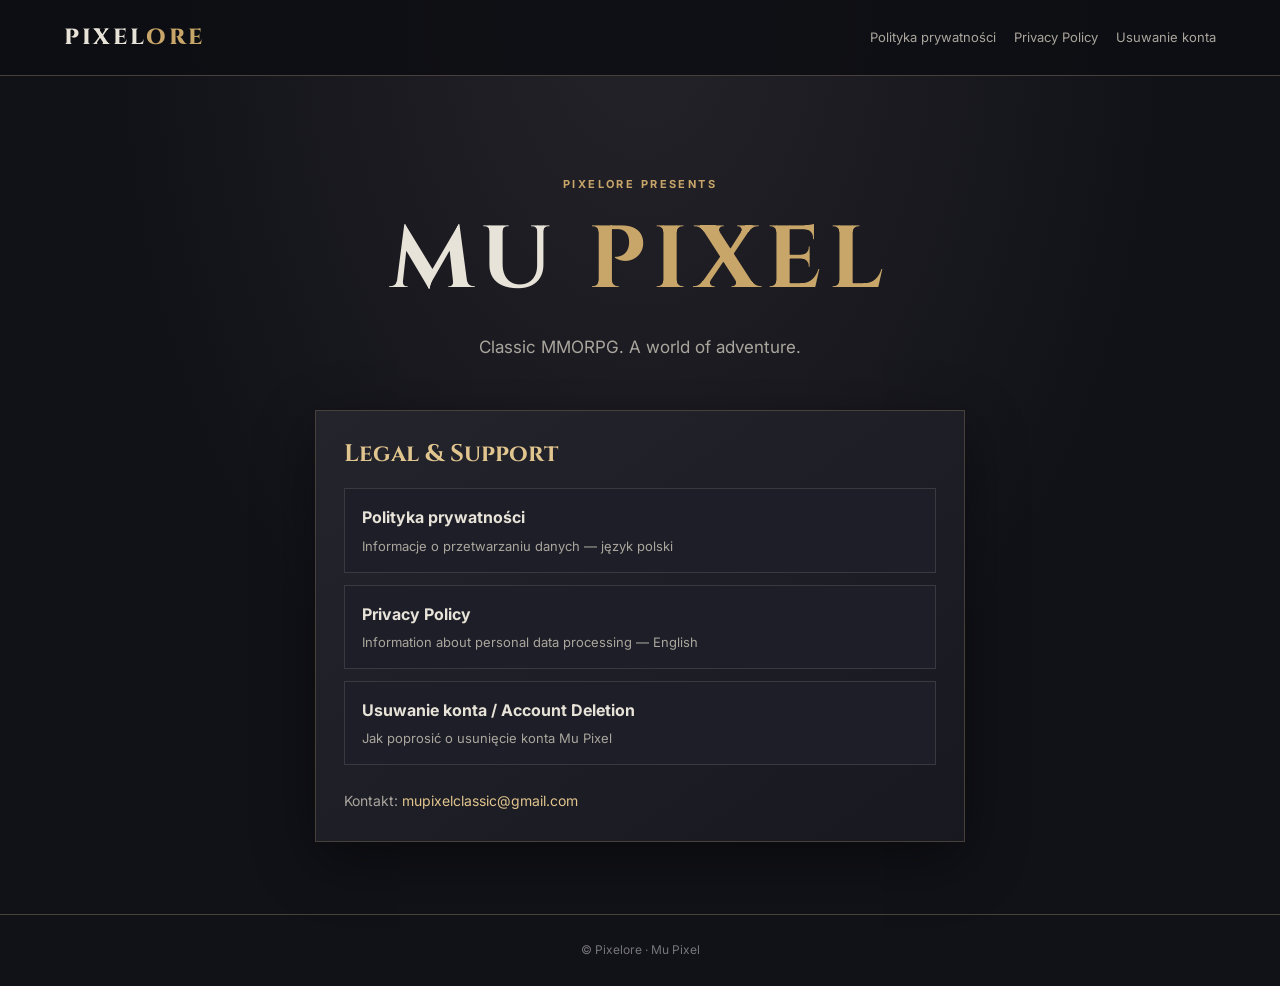
<file: index.html>
<!doctype html>
<html lang="en">
<head>
  <meta charset="utf-8">
  <meta name="viewport" content="width=device-width, initial-scale=1">
  <meta name="description" content="Official website and legal information for Mu Pixel by Pixelore.">
  <title>Mu Pixel — Pixelore</title>
  <link rel="stylesheet" href="assets/style.css">
</head>
<body>
<header class="site-header">
  <a class="brand" href="index.html">PIXEL<span>ORE</span></a>
  <nav aria-label="Main navigation">
    <a href="privacy-policy.html">Polityka prywatności</a>
    <a href="privacy-policy-en.html">Privacy Policy</a>
    <a href="delete-account.html">Usuwanie konta</a>
  </nav>
</header>
<main class="hero">
  <p class="eyebrow">PIXELORE PRESENTS</p>
  <h1>MU <span>PIXEL</span></h1>
  <p class="lead">Classic MMORPG. A world of adventure.</p>
  <div class="panel">
    <h2>Legal &amp; Support</h2>
    <div class="link-list">
      <a class="link-card" href="privacy-policy.html"><strong>Polityka prywatności</strong><span>Informacje o przetwarzaniu danych — język polski</span></a>
      <a class="link-card" href="privacy-policy-en.html"><strong>Privacy Policy</strong><span>Information about personal data processing — English</span></a>
      <a class="link-card" href="delete-account.html"><strong>Usuwanie konta / Account Deletion</strong><span>Jak poprosić o usunięcie konta Mu Pixel</span></a>
    </div>
    <p class="contact">Kontakt: <a href="mailto:mupixelclassic@gmail.com">mupixelclassic@gmail.com</a></p>
  </div>
</main>
<footer>© Pixelore · Mu Pixel</footer>
</body>
</html>
</file>
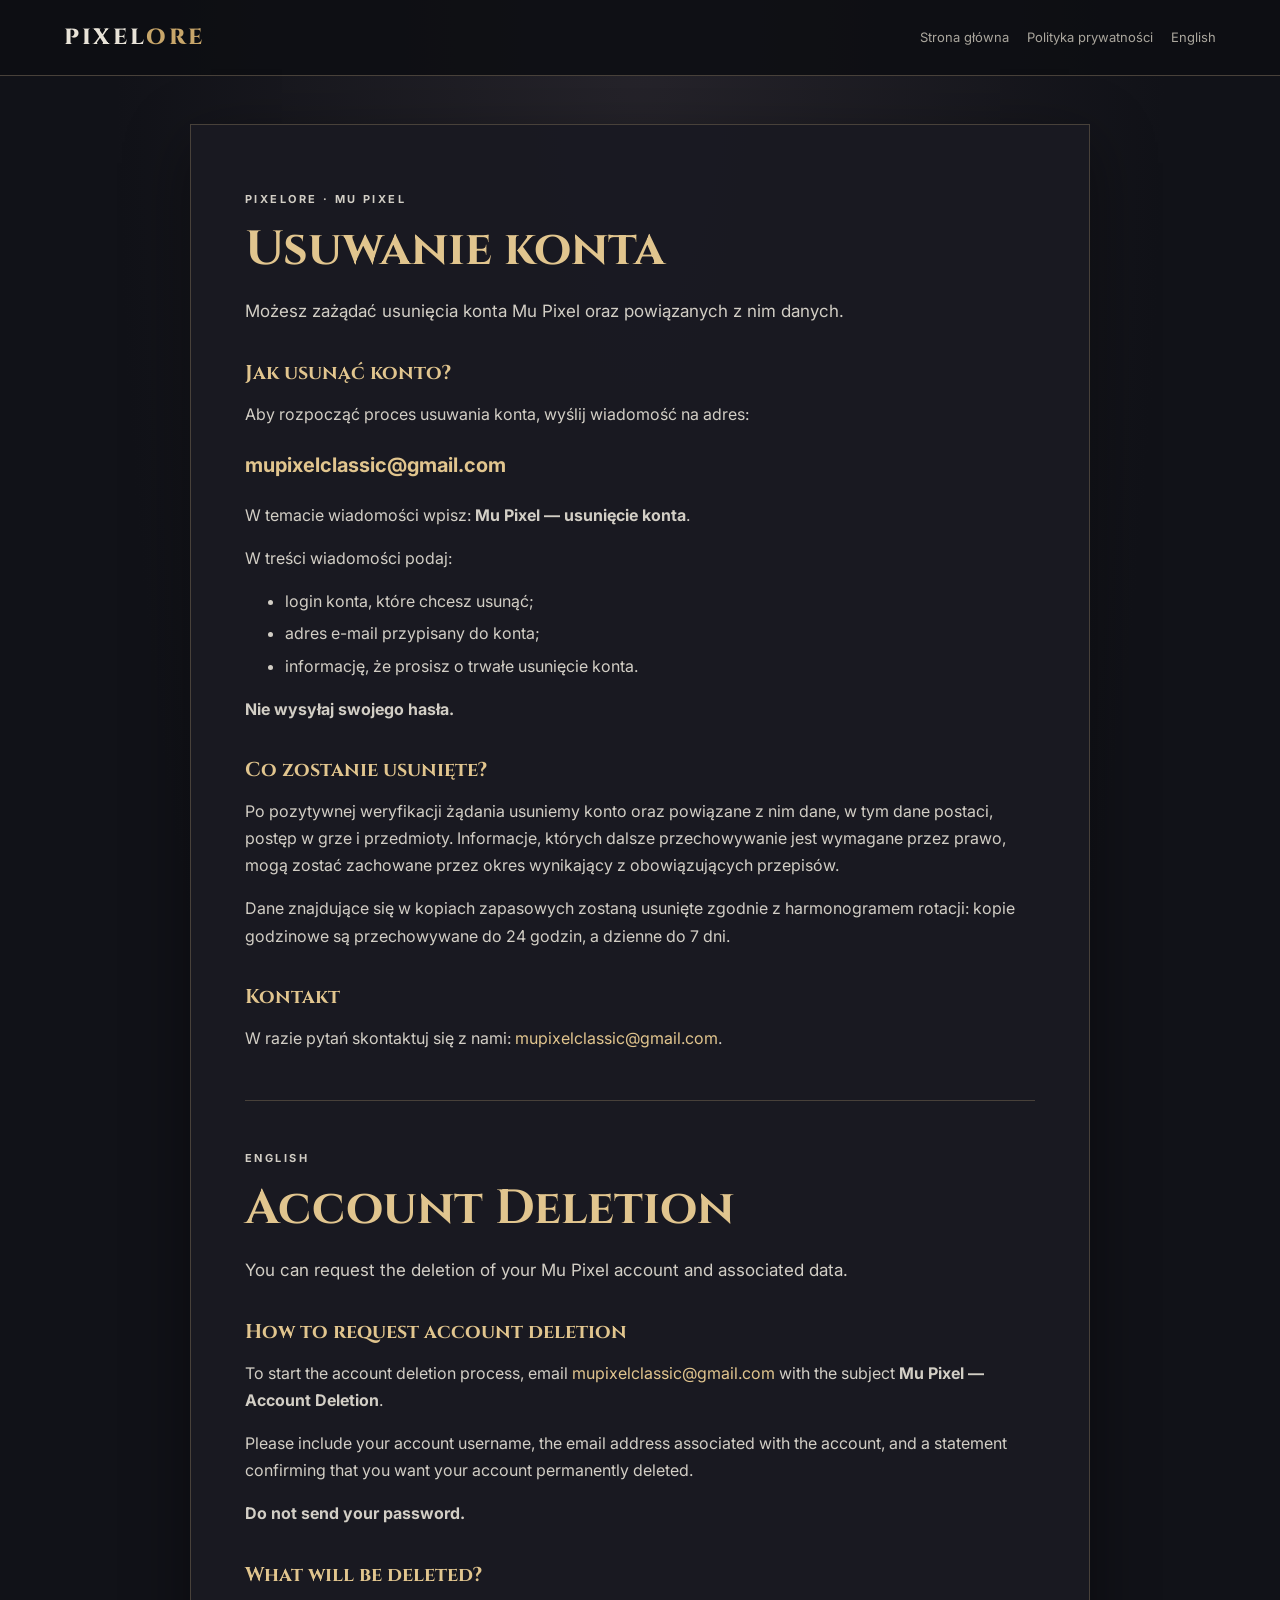
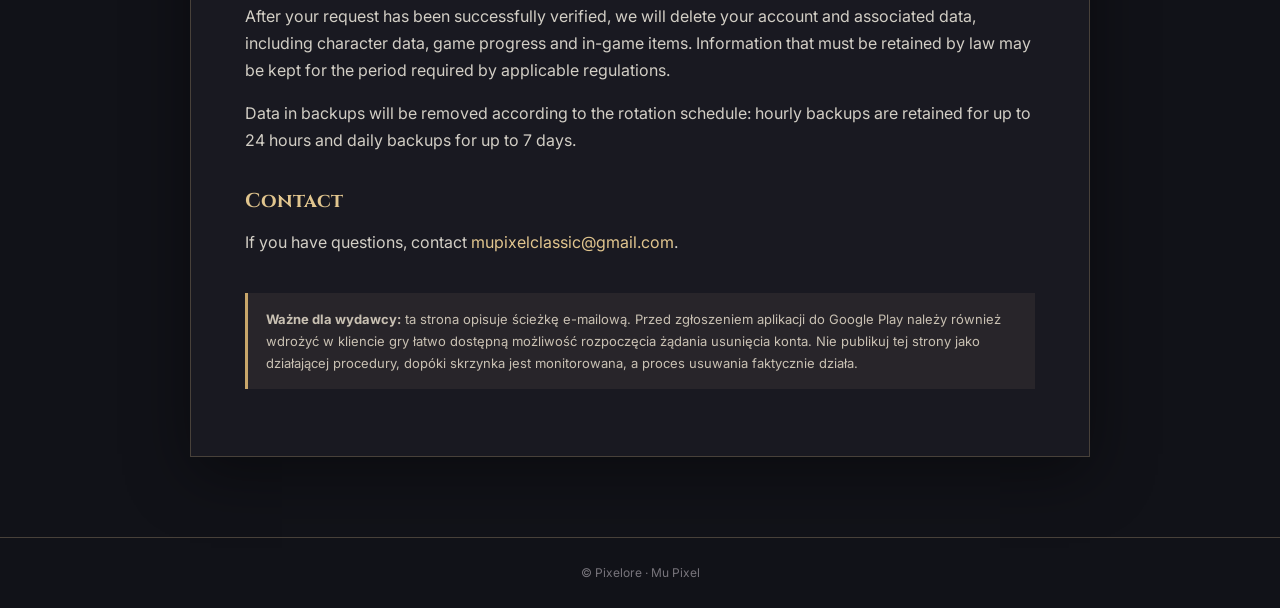
<file: delete-account.html>
<!doctype html>
<html lang="pl">
<head>
  <meta charset="utf-8">
  <meta name="viewport" content="width=device-width, initial-scale=1">
  <meta name="description" content="Jak zażądać usunięcia konta Mu Pixel.">
  <title>Usuwanie konta — Mu Pixel</title>
  <link rel="stylesheet" href="assets/style.css">
</head>
<body>
<header class="site-header"><a class="brand" href="index.html">PIXEL<span>ORE</span></a><nav><a href="index.html">Strona główna</a><a href="privacy-policy.html">Polityka prywatności</a><a href="#english">English</a></nav></header>
<main class="document">
  <p class="eyebrow">PIXELORE · MU PIXEL</p>
  <h1>Usuwanie konta</h1>
  <p class="lead">Możesz zażądać usunięcia konta Mu Pixel oraz powiązanych z nim danych.</p>
  <h2>Jak usunąć konto?</h2>
  <p>Aby rozpocząć proces usuwania konta, wyślij wiadomość na adres:</p>
  <p class="email"><a href="mailto:mupixelclassic@gmail.com?subject=Mu%20Pixel%20%E2%80%94%20usuni%C4%99cie%20konta">mupixelclassic@gmail.com</a></p>
  <p>W temacie wiadomości wpisz: <strong>Mu Pixel — usunięcie konta</strong>.</p>
  <p>W treści wiadomości podaj:</p>
  <ul><li>login konta, które chcesz usunąć;</li><li>adres e-mail przypisany do konta;</li><li>informację, że prosisz o trwałe usunięcie konta.</li></ul>
  <p><strong>Nie wysyłaj swojego hasła.</strong></p>
  <h2>Co zostanie usunięte?</h2>
  <p>Po pozytywnej weryfikacji żądania usuniemy konto oraz powiązane z nim dane, w tym dane postaci, postęp w grze i przedmioty. Informacje, których dalsze przechowywanie jest wymagane przez prawo, mogą zostać zachowane przez okres wynikający z obowiązujących przepisów.</p>
  <p>Dane znajdujące się w kopiach zapasowych zostaną usunięte zgodnie z harmonogramem rotacji: kopie godzinowe są przechowywane do 24 godzin, a dzienne do 7 dni.</p>
  <h2>Kontakt</h2>
  <p>W razie pytań skontaktuj się z nami: <a href="mailto:mupixelclassic@gmail.com">mupixelclassic@gmail.com</a>.</p>

  <hr>
  <section id="english">
    <p class="eyebrow">ENGLISH</p>
    <h1>Account Deletion</h1>
    <p class="lead">You can request the deletion of your Mu Pixel account and associated data.</p>
    <h2>How to request account deletion</h2>
    <p>To start the account deletion process, email <a href="mailto:mupixelclassic@gmail.com?subject=Mu%20Pixel%20%E2%80%94%20Account%20Deletion">mupixelclassic@gmail.com</a> with the subject <strong>Mu Pixel — Account Deletion</strong>.</p>
    <p>Please include your account username, the email address associated with the account, and a statement confirming that you want your account permanently deleted.</p>
    <p><strong>Do not send your password.</strong></p>
    <h2>What will be deleted?</h2>
    <p>After your request has been successfully verified, we will delete your account and associated data, including character data, game progress and in-game items. Information that must be retained by law may be kept for the period required by applicable regulations.</p>
    <p>Data in backups will be removed according to the rotation schedule: hourly backups are retained for up to 24 hours and daily backups for up to 7 days.</p>
    <h2>Contact</h2>
    <p>If you have questions, contact <a href="mailto:mupixelclassic@gmail.com">mupixelclassic@gmail.com</a>.</p>
  </section>
  <p class="notice"><strong>Ważne dla wydawcy:</strong> ta strona opisuje ścieżkę e-mailową. Przed zgłoszeniem aplikacji do Google Play należy również wdrożyć w kliencie gry łatwo dostępną możliwość rozpoczęcia żądania usunięcia konta. Nie publikuj tej strony jako działającej procedury, dopóki skrzynka jest monitorowana, a proces usuwania faktycznie działa.</p>
</main>
<footer>© Pixelore · Mu Pixel</footer>
</body>
</html>
</file>
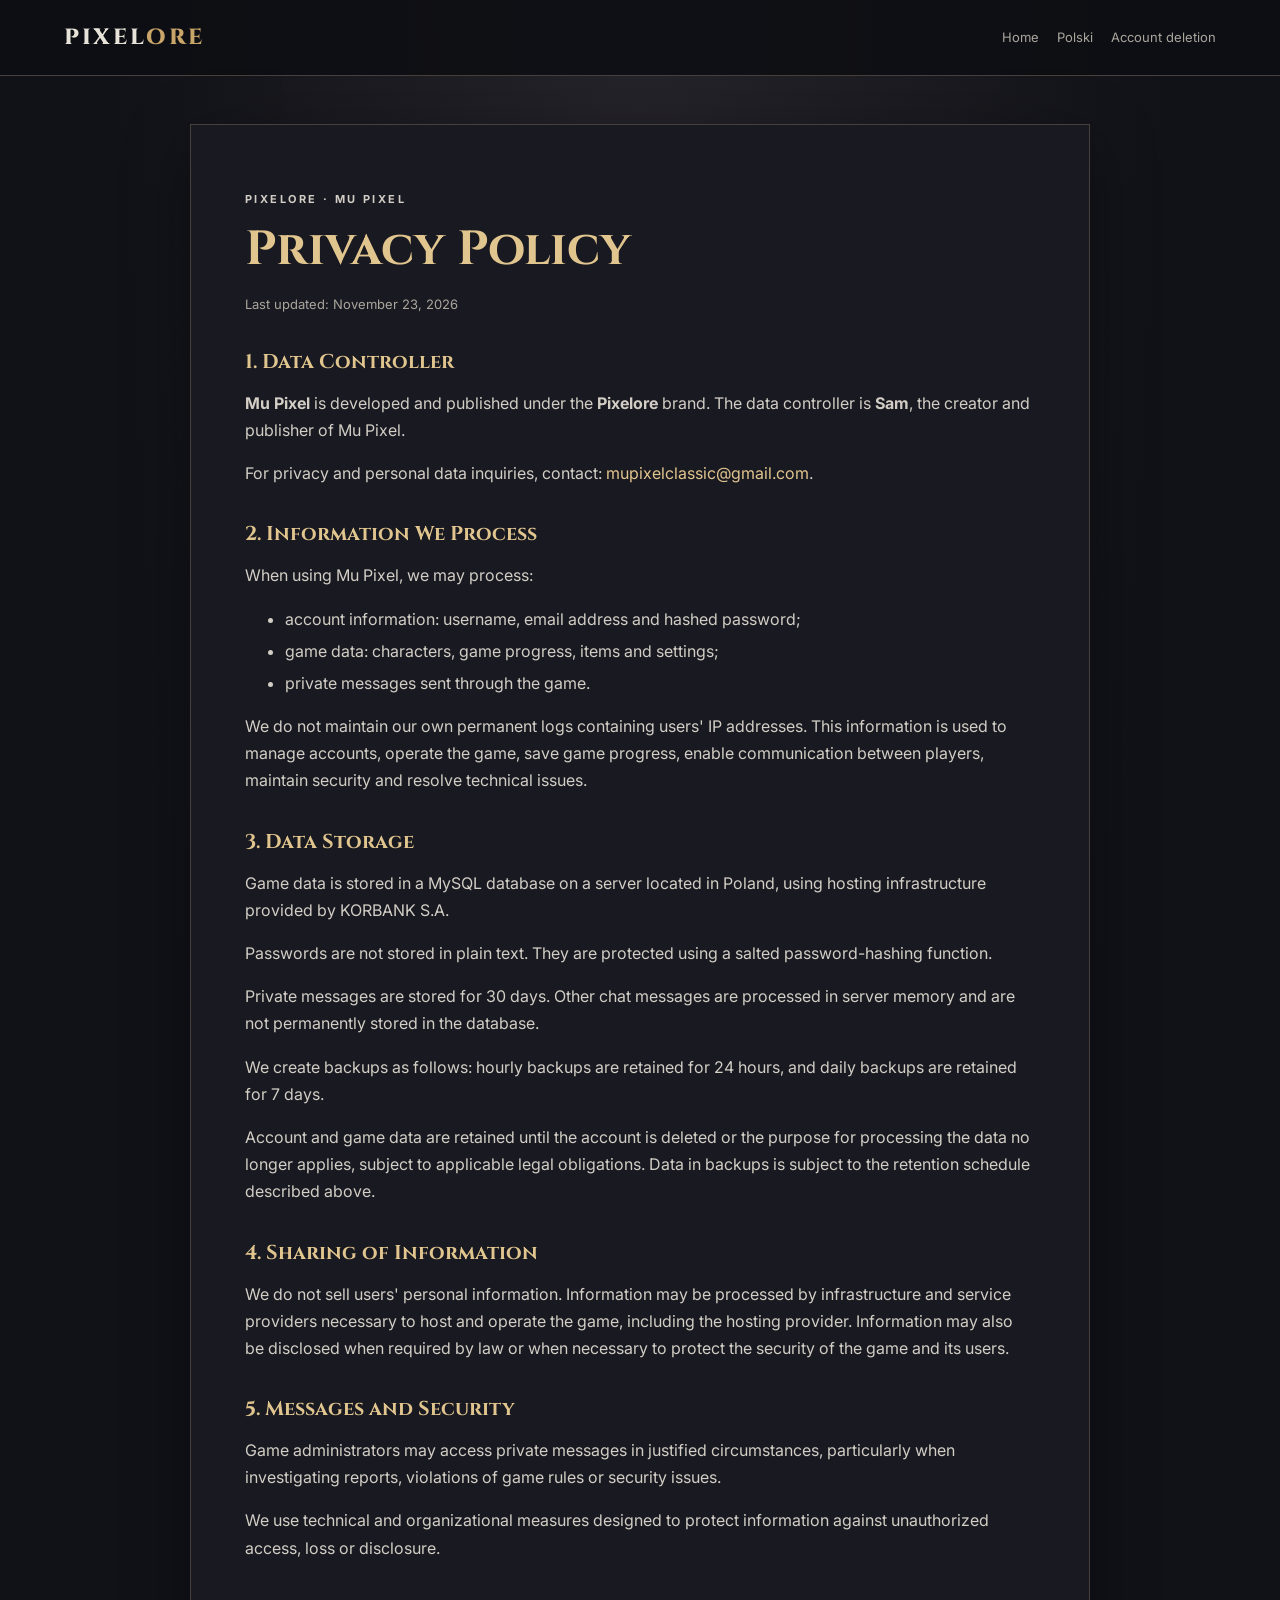
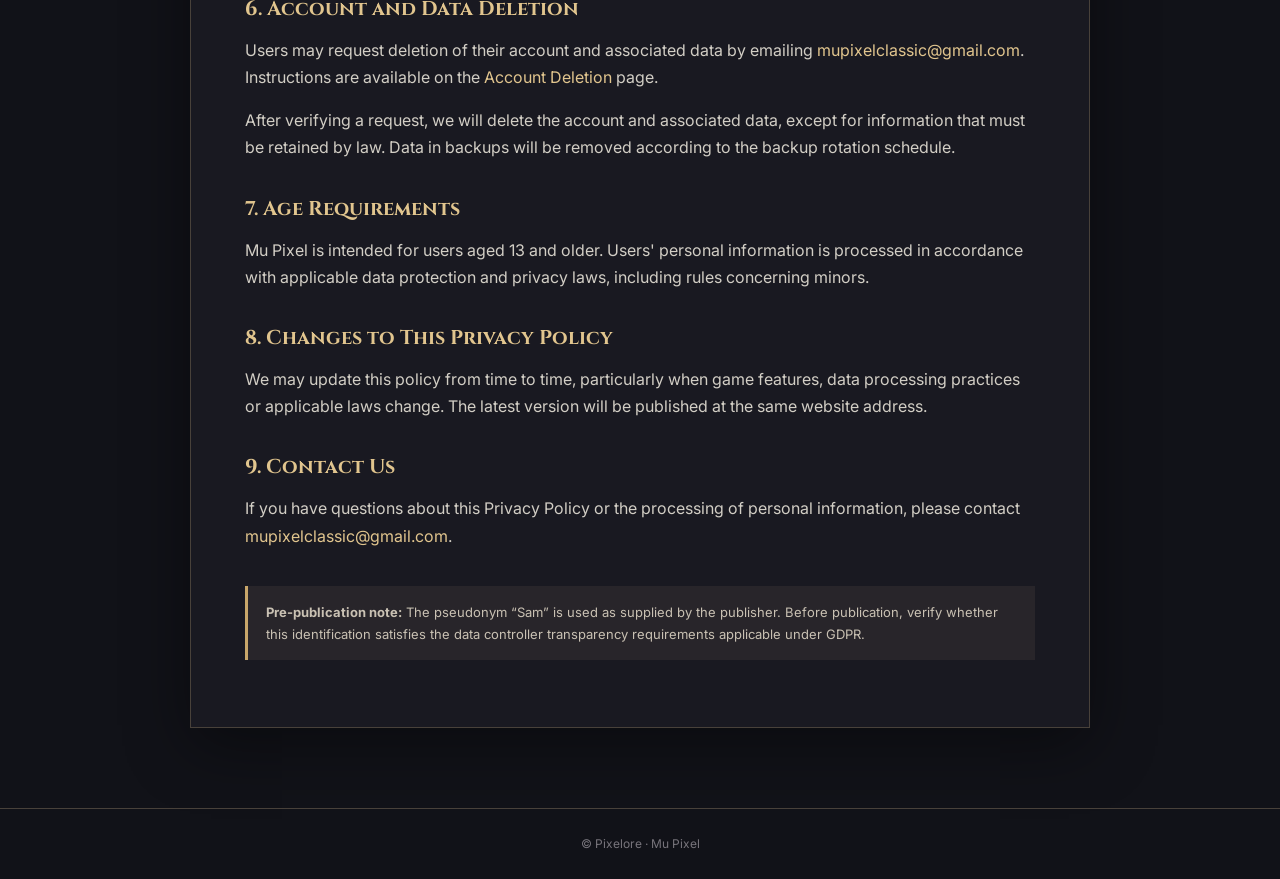
<file: privacy-policy-en.html>
<!doctype html>
<html lang="en">
<head>
  <meta charset="utf-8">
  <meta name="viewport" content="width=device-width, initial-scale=1">
  <meta name="description" content="Mu Pixel Privacy Policy.">
  <title>Privacy Policy — Mu Pixel</title>
  <link rel="stylesheet" href="assets/style.css">
</head>
<body>
<header class="site-header"><a class="brand" href="index.html">PIXEL<span>ORE</span></a><nav><a href="index.html">Home</a><a href="privacy-policy.html">Polski</a><a href="delete-account.html">Account deletion</a></nav></header>
<main class="document">
  <p class="eyebrow">PIXELORE · MU PIXEL</p>
  <h1>Privacy Policy</h1>
  <p class="updated">Last updated: November 23, 2026</p>

  <h2>1. Data Controller</h2>
  <p><strong>Mu Pixel</strong> is developed and published under the <strong>Pixelore</strong> brand. The data controller is <strong>Sam</strong>, the creator and publisher of Mu Pixel.</p>
  <p>For privacy and personal data inquiries, contact: <a href="mailto:mupixelclassic@gmail.com">mupixelclassic@gmail.com</a>.</p>

  <h2>2. Information We Process</h2>
  <p>When using Mu Pixel, we may process:</p>
  <ul>
    <li>account information: username, email address and hashed password;</li>
    <li>game data: characters, game progress, items and settings;</li>
    <li>private messages sent through the game.</li>
  </ul>
  <p>We do not maintain our own permanent logs containing users' IP addresses. This information is used to manage accounts, operate the game, save game progress, enable communication between players, maintain security and resolve technical issues.</p>

  <h2>3. Data Storage</h2>
  <p>Game data is stored in a MySQL database on a server located in Poland, using hosting infrastructure provided by KORBANK S.A.</p>
  <p>Passwords are not stored in plain text. They are protected using a salted password-hashing function.</p>
  <p>Private messages are stored for 30 days. Other chat messages are processed in server memory and are not permanently stored in the database.</p>
  <p>We create backups as follows: hourly backups are retained for 24 hours, and daily backups are retained for 7 days.</p>
  <p>Account and game data are retained until the account is deleted or the purpose for processing the data no longer applies, subject to applicable legal obligations. Data in backups is subject to the retention schedule described above.</p>

  <h2>4. Sharing of Information</h2>
  <p>We do not sell users' personal information. Information may be processed by infrastructure and service providers necessary to host and operate the game, including the hosting provider. Information may also be disclosed when required by law or when necessary to protect the security of the game and its users.</p>

  <h2>5. Messages and Security</h2>
  <p>Game administrators may access private messages in justified circumstances, particularly when investigating reports, violations of game rules or security issues.</p>
  <p>We use technical and organizational measures designed to protect information against unauthorized access, loss or disclosure.</p>

  <h2>6. Account and Data Deletion</h2>
  <p>Users may request deletion of their account and associated data by emailing <a href="mailto:mupixelclassic@gmail.com?subject=Mu%20Pixel%20%E2%80%94%20Account%20Deletion">mupixelclassic@gmail.com</a>. Instructions are available on the <a href="delete-account.html">Account Deletion</a> page.</p>
  <p>After verifying a request, we will delete the account and associated data, except for information that must be retained by law. Data in backups will be removed according to the backup rotation schedule.</p>

  <h2>7. Age Requirements</h2>
  <p>Mu Pixel is intended for users aged 13 and older. Users' personal information is processed in accordance with applicable data protection and privacy laws, including rules concerning minors.</p>

  <h2>8. Changes to This Privacy Policy</h2>
  <p>We may update this policy from time to time, particularly when game features, data processing practices or applicable laws change. The latest version will be published at the same website address.</p>

  <h2>9. Contact Us</h2>
  <p>If you have questions about this Privacy Policy or the processing of personal information, please contact <a href="mailto:mupixelclassic@gmail.com">mupixelclassic@gmail.com</a>.</p>
  <p class="notice"><strong>Pre-publication note:</strong> The pseudonym “Sam” is used as supplied by the publisher. Before publication, verify whether this identification satisfies the data controller transparency requirements applicable under GDPR.</p>
</main>
<footer>© Pixelore · Mu Pixel</footer>
</body>
</html>
</file>
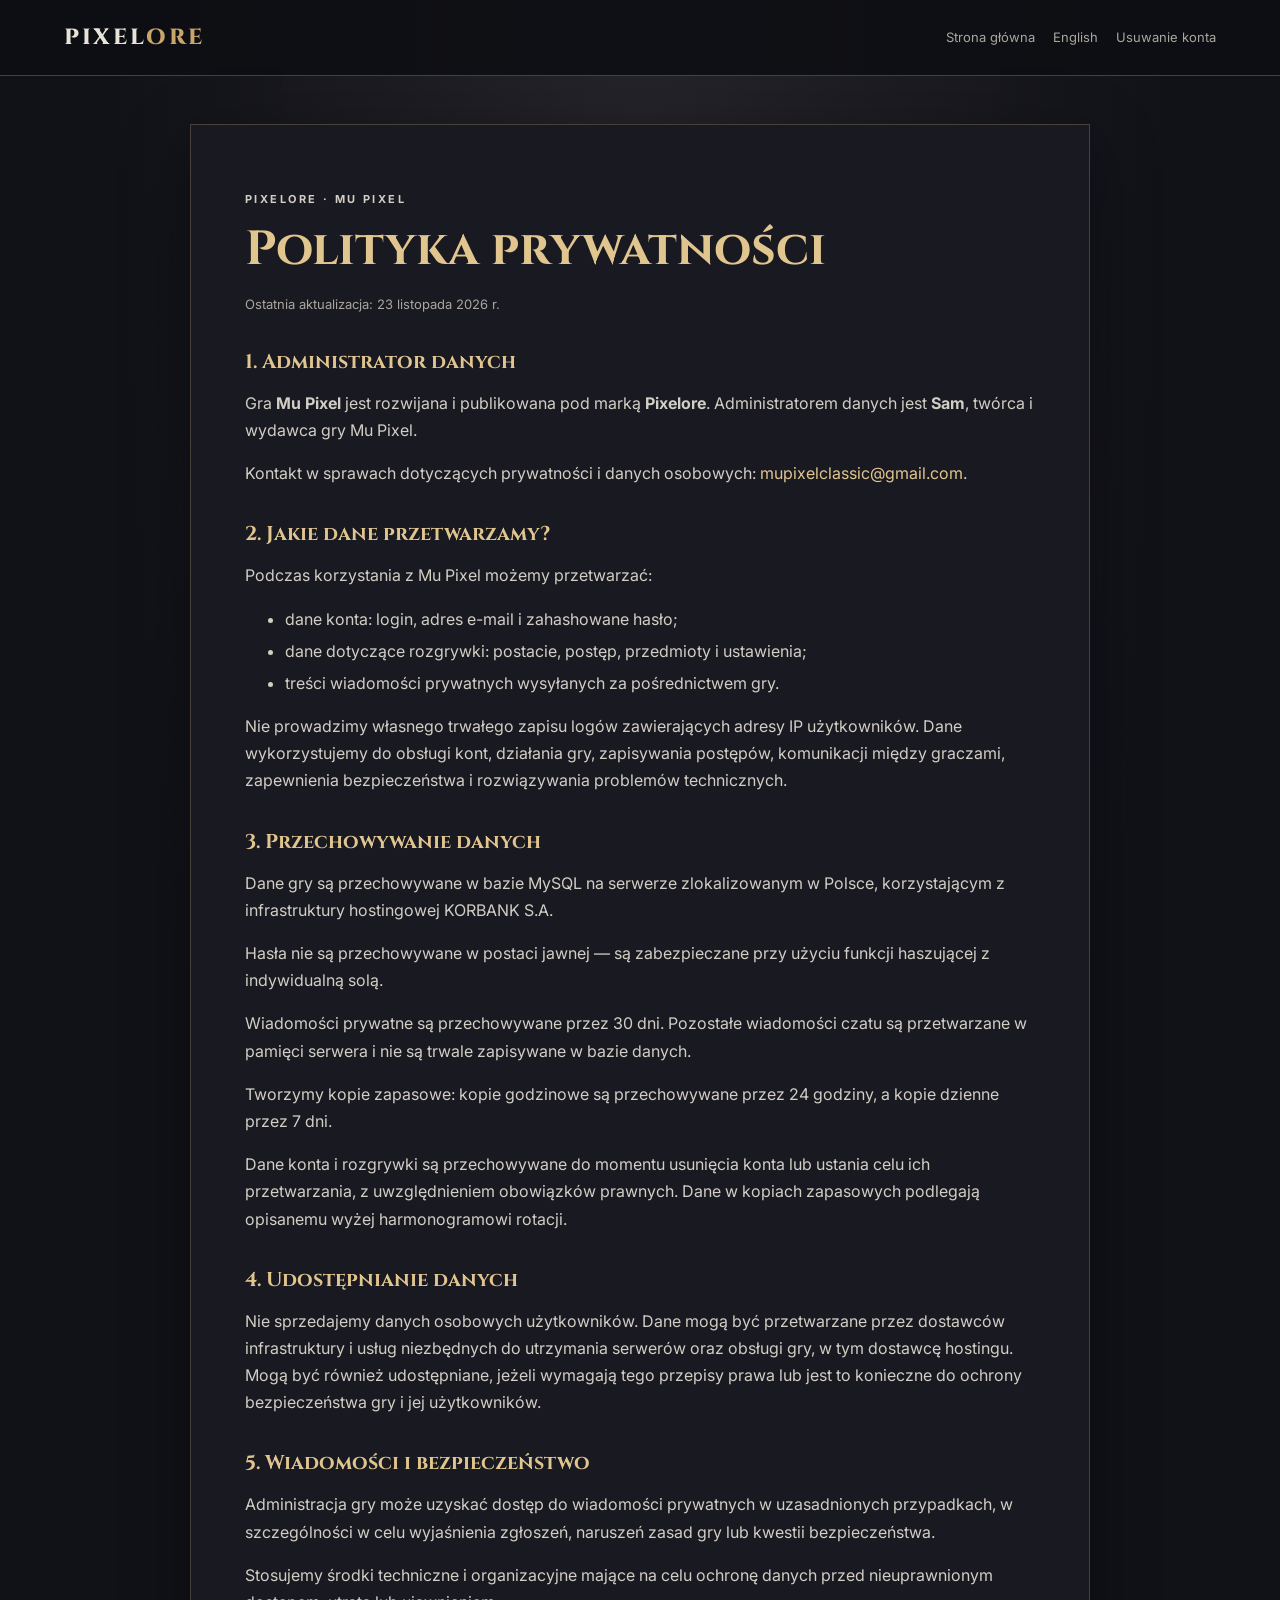
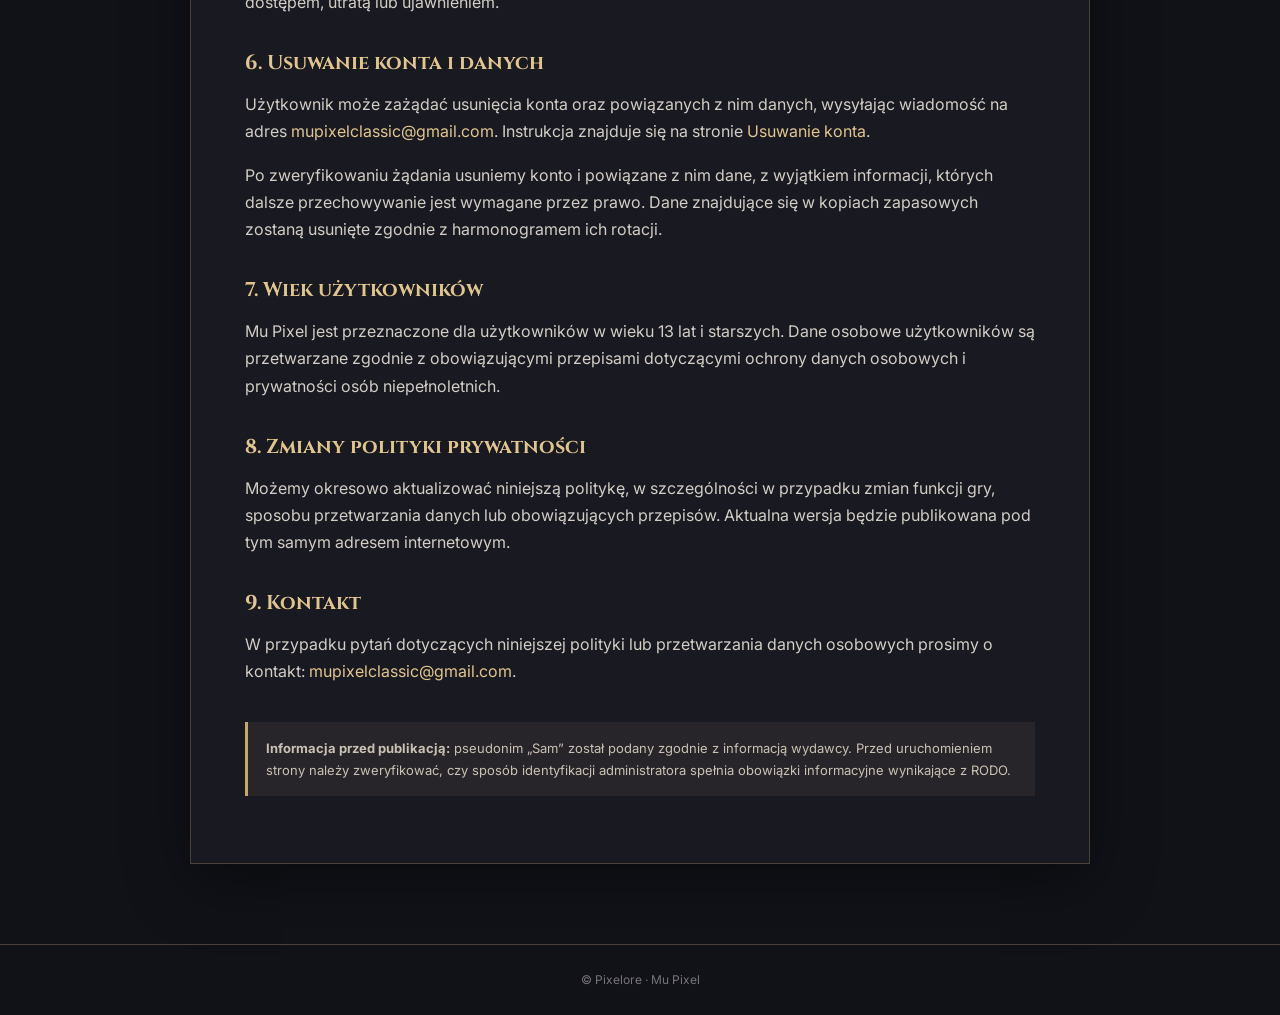
<file: privacy-policy.html>
<!doctype html>
<html lang="pl">
<head>
  <meta charset="utf-8">
  <meta name="viewport" content="width=device-width, initial-scale=1">
  <meta name="description" content="Polityka prywatności gry Mu Pixel.">
  <title>Polityka prywatności — Mu Pixel</title>
  <link rel="stylesheet" href="assets/style.css">
</head>
<body>
<header class="site-header"><a class="brand" href="index.html">PIXEL<span>ORE</span></a><nav><a href="index.html">Strona główna</a><a href="privacy-policy-en.html">English</a><a href="delete-account.html">Usuwanie konta</a></nav></header>
<main class="document">
  <p class="eyebrow">PIXELORE · MU PIXEL</p>
  <h1>Polityka prywatności</h1>
  <p class="updated">Ostatnia aktualizacja: 23 listopada 2026 r.</p>

  <h2>1. Administrator danych</h2>
  <p>Gra <strong>Mu Pixel</strong> jest rozwijana i publikowana pod marką <strong>Pixelore</strong>. Administratorem danych jest <strong>Sam</strong>, twórca i wydawca gry Mu Pixel.</p>
  <p>Kontakt w sprawach dotyczących prywatności i danych osobowych: <a href="mailto:mupixelclassic@gmail.com">mupixelclassic@gmail.com</a>.</p>

  <h2>2. Jakie dane przetwarzamy?</h2>
  <p>Podczas korzystania z Mu Pixel możemy przetwarzać:</p>
  <ul>
    <li>dane konta: login, adres e-mail i zahashowane hasło;</li>
    <li>dane dotyczące rozgrywki: postacie, postęp, przedmioty i ustawienia;</li>
    <li>treści wiadomości prywatnych wysyłanych za pośrednictwem gry.</li>
  </ul>
  <p>Nie prowadzimy własnego trwałego zapisu logów zawierających adresy IP użytkowników. Dane wykorzystujemy do obsługi kont, działania gry, zapisywania postępów, komunikacji między graczami, zapewnienia bezpieczeństwa i rozwiązywania problemów technicznych.</p>

  <h2>3. Przechowywanie danych</h2>
  <p>Dane gry są przechowywane w bazie MySQL na serwerze zlokalizowanym w Polsce, korzystającym z infrastruktury hostingowej KORBANK S.A.</p>
  <p>Hasła nie są przechowywane w postaci jawnej — są zabezpieczane przy użyciu funkcji haszującej z indywidualną solą.</p>
  <p>Wiadomości prywatne są przechowywane przez 30 dni. Pozostałe wiadomości czatu są przetwarzane w pamięci serwera i nie są trwale zapisywane w bazie danych.</p>
  <p>Tworzymy kopie zapasowe: kopie godzinowe są przechowywane przez 24 godziny, a kopie dzienne przez 7 dni.</p>
  <p>Dane konta i rozgrywki są przechowywane do momentu usunięcia konta lub ustania celu ich przetwarzania, z uwzględnieniem obowiązków prawnych. Dane w kopiach zapasowych podlegają opisanemu wyżej harmonogramowi rotacji.</p>

  <h2>4. Udostępnianie danych</h2>
  <p>Nie sprzedajemy danych osobowych użytkowników. Dane mogą być przetwarzane przez dostawców infrastruktury i usług niezbędnych do utrzymania serwerów oraz obsługi gry, w tym dostawcę hostingu. Mogą być również udostępniane, jeżeli wymagają tego przepisy prawa lub jest to konieczne do ochrony bezpieczeństwa gry i jej użytkowników.</p>

  <h2>5. Wiadomości i bezpieczeństwo</h2>
  <p>Administracja gry może uzyskać dostęp do wiadomości prywatnych w uzasadnionych przypadkach, w szczególności w celu wyjaśnienia zgłoszeń, naruszeń zasad gry lub kwestii bezpieczeństwa.</p>
  <p>Stosujemy środki techniczne i organizacyjne mające na celu ochronę danych przed nieuprawnionym dostępem, utratą lub ujawnieniem.</p>

  <h2>6. Usuwanie konta i danych</h2>
  <p>Użytkownik może zażądać usunięcia konta oraz powiązanych z nim danych, wysyłając wiadomość na adres <a href="mailto:mupixelclassic@gmail.com?subject=Mu%20Pixel%20%E2%80%94%20usuni%C4%99cie%20konta">mupixelclassic@gmail.com</a>. Instrukcja znajduje się na stronie <a href="delete-account.html">Usuwanie konta</a>.</p>
  <p>Po zweryfikowaniu żądania usuniemy konto i powiązane z nim dane, z wyjątkiem informacji, których dalsze przechowywanie jest wymagane przez prawo. Dane znajdujące się w kopiach zapasowych zostaną usunięte zgodnie z harmonogramem ich rotacji.</p>

  <h2>7. Wiek użytkowników</h2>
  <p>Mu Pixel jest przeznaczone dla użytkowników w wieku 13 lat i starszych. Dane osobowe użytkowników są przetwarzane zgodnie z obowiązującymi przepisami dotyczącymi ochrony danych osobowych i prywatności osób niepełnoletnich.</p>

  <h2>8. Zmiany polityki prywatności</h2>
  <p>Możemy okresowo aktualizować niniejszą politykę, w szczególności w przypadku zmian funkcji gry, sposobu przetwarzania danych lub obowiązujących przepisów. Aktualna wersja będzie publikowana pod tym samym adresem internetowym.</p>

  <h2>9. Kontakt</h2>
  <p>W przypadku pytań dotyczących niniejszej polityki lub przetwarzania danych osobowych prosimy o kontakt: <a href="mailto:mupixelclassic@gmail.com">mupixelclassic@gmail.com</a>.</p>
  <p class="notice"><strong>Informacja przed publikacją:</strong> pseudonim „Sam” został podany zgodnie z informacją wydawcy. Przed uruchomieniem strony należy zweryfikować, czy sposób identyfikacji administratora spełnia obowiązki informacyjne wynikające z RODO.</p>
</main>
<footer>© Pixelore · Mu Pixel</footer>
</body>
</html>
</file>
<file: assets/style.css>
@import url('https://fonts.googleapis.com/css2?family=Cinzel:wght@500;600;700;800&family=Inter:wght@400;500;600;700&display=swap');

:root {
  color-scheme: dark;
  --bg: #111218;
  --panel: #1b1c25;
  --panel-2: #23242e;
  --text: #e8e3d8;
  --muted: #aaa69d;
  --gold: #c8a66a;
  --gold-bright: #e1c58e;
  --line: #48413a;
}
* { box-sizing: border-box; }
html { scroll-behavior: smooth; }
body {
  margin: 0;
  background: radial-gradient(ellipse at top, #25232a 0, var(--bg) 58%);
  color: var(--text);
  font-family: Inter, system-ui, sans-serif;
  line-height: 1.7;
}
a { color: var(--gold-bright); text-decoration: none; }
a:hover { color: #fff0c8; text-decoration: underline; }
.site-header {
  min-height: 76px; padding: 18px max(5vw, 22px);
  display: flex; align-items: center; justify-content: space-between; gap: 24px;
  border-bottom: 1px solid var(--line); background: rgba(13,14,19,.88);
}
.brand { font: 800 22px Cinzel, serif; letter-spacing: .12em; color: var(--text); white-space: nowrap; }
.brand span, h1 span { color: var(--gold); }
nav { display: flex; flex-wrap: wrap; gap: 18px; font-size: 13px; }
nav a { color: var(--muted); }
.hero { max-width: 920px; margin: 0 auto; padding: 88px 24px 72px; text-align: center; }
.eyebrow { color: var(--gold); letter-spacing: .22em; font-size: 11px; font-weight: 700; }
h1, h2 { font-family: Cinzel, Georgia, serif; line-height: 1.25; }
.hero h1 { font-size: clamp(48px, 9vw, 88px); margin: 12px 0; letter-spacing: .08em; }
.lead { color: var(--muted); font-size: 17px; }
.panel { margin: 48px auto 0; max-width: 650px; padding: 28px; background: linear-gradient(145deg, #24242d, #171820); border: 1px solid var(--line); box-shadow: 0 18px 55px #0007; text-align: left; }
.panel h2 { color: var(--gold-bright); margin-top: 0; }
.link-list { display: grid; gap: 12px; }
.link-card { display: grid; gap: 3px; padding: 15px 17px; border: 1px solid #3b3940; background: #1d1e27; }
.link-card strong { color: var(--text); }
.link-card span { color: var(--muted); font-size: 13px; }
.contact { margin: 24px 0 0; color: var(--muted); font-size: 14px; }
.document { width: min(900px, calc(100% - 40px)); margin: 48px auto 80px; padding: clamp(24px, 5vw, 54px); background: rgba(25,26,34,.96); border: 1px solid var(--line); box-shadow: 0 18px 60px #0006; }
.document h1 { font-size: clamp(32px, 5vw, 48px); margin: 8px 0; color: var(--gold-bright); }
.document h2 { margin: 34px 0 10px; color: var(--gold-bright); font-size: 20px; }
.document p, .document li { color: #d2cec5; }
.document li { margin: 5px 0; }
.updated { color: var(--muted) !important; font-size: 13px; }
.notice { margin-top: 36px; padding: 15px 18px; border-left: 3px solid var(--gold); background: #28252a; color: #c9c1b3 !important; font-size: 13px; }
.email { font-size: 20px; font-weight: 700; }
hr { border: 0; border-top: 1px solid var(--line); margin: 48px 0; }
footer { border-top: 1px solid var(--line); padding: 25px; text-align: center; color: #77747b; font-size: 12px; }
@media (max-width: 700px) {
  .site-header { align-items: flex-start; flex-direction: column; }
  nav { gap: 12px; }
  .hero { padding-top: 58px; }
  .panel { padding: 20px; }
}
</file>
